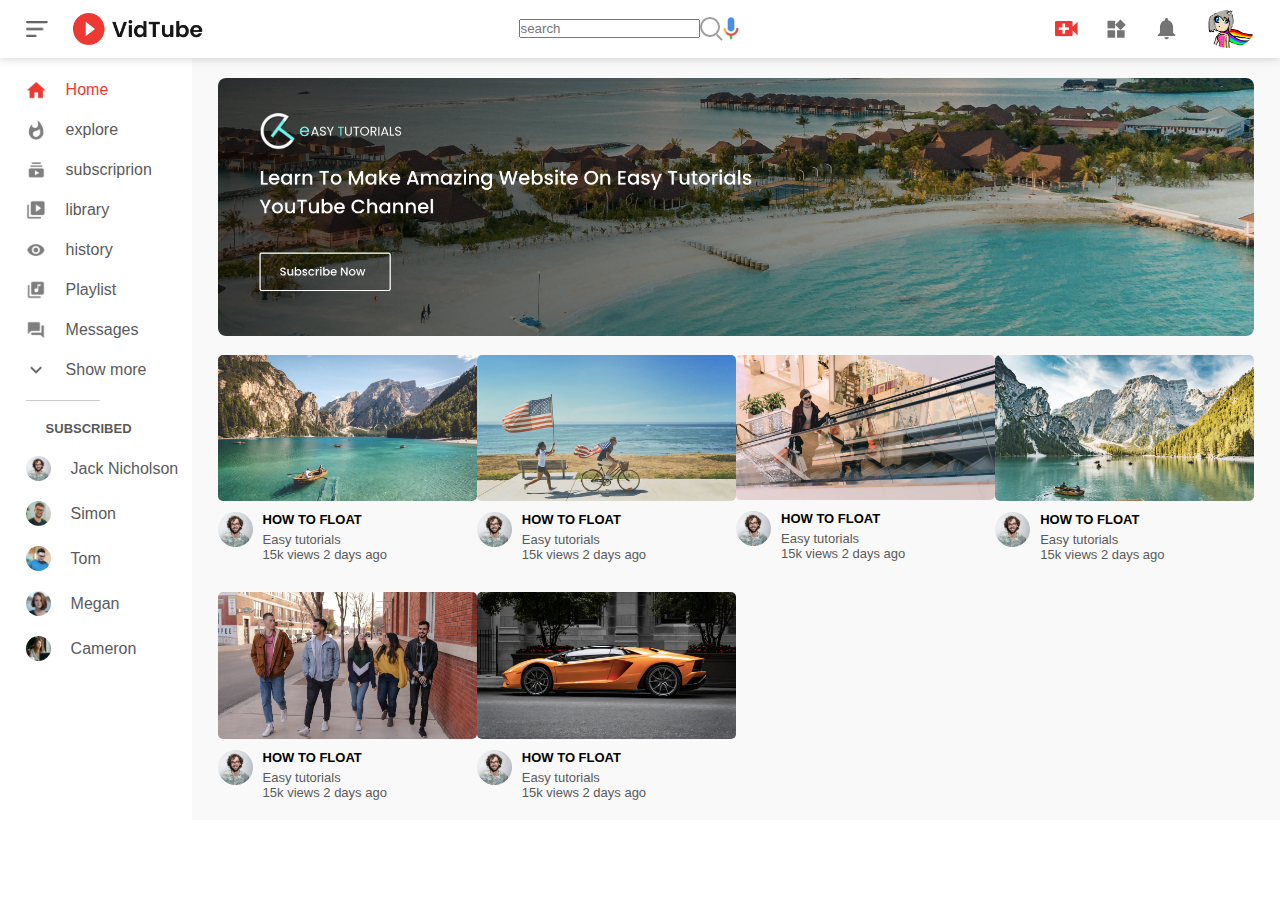
<file: index.html>
<!DOCTYPE html>
<html lang="en">
<head>
    <meta charset="UTF-8">
    <meta http-equiv="X-UA-Compatible" content="IE=edge">
    <meta name="viewport" content="width=device-width, initial-scale=1.0">
    <title>YT Clone</title>
    <link rel="stylesheet" href="styles.css">
</head>
<body>

    <nav class="flex-div">
        <div class="nav-left flex-div">
            <img src="images/menu.png" alt="menu" class="menu-icon">
            <img src="images/logo.png" alt="logo" class="logo">
        </div>
        <div class="nav-middle flex-div">
            <div class="searchbox flex-div">
                <input type="text" placeholder="search">
                <img src="images/search.png" alt="searchPng">
            </div>
            <img src="images/voice-search.png" alt="voice-search" class="mic-icon">
        </div>

        <div class="nav-right flex-div">
            <img src="images/upload.png" alt="menu">
            <img src="images/more.png" alt="more">

            <img src="images/notification.png" alt="notification">

            <img src="images/human-nyan-cat_5e4d45033843c2.74987957_176478_1_4.jpg" alt="jack" class="user-icons">


        </div>

    </nav>
  <!--   --------------sidebar---------- -->
  <div class="sidebar">
    <div class="shortcut-links">
        <a href=""><img src="images/home.png"></img><p>Home</p></a>
        <a href=""><img src="images/explore.png"></img><p>explore</p></a>
        <a href=""><img src="images/subscriprion.png"></img><p>subscriprion</p></a>
        <a href=""><img src="images/library.png"></img><p>library</p></a>
        <a href=""><img src="images/history.png"></img><p>history</p></a>
        <a href=""><img src="images/playlist.png"></img><p>Playlist</p></a>
        <a href=""><img src="images/messages.png"></img><p>Messages</p></a>
        <a href=""><img src="images/show-more.png"></img><p>Show more</p></a>
        <hr />
    </div>
    <div class="subscribed-list">
        <h3>SUBSCRIBED</h3>
        <a href=""><img src="images/Jack.png"></img><p>Jack Nicholson</p></a>
        <a href=""><img src="images/simon.png"></img><p>Simon</p></a>
        <a href=""><img src="images/tom.png"></img><p>Tom</p></a>
        <a href=""><img src="images/megan.png"></img><p>Megan</p></a>
        <a href=""><img src="images/cameron.png"></img><p>Cameron</p></a>
    </div>
  </div>

  <!--main-->
<div class="container">
    <div class="banner">
        <img src="images/banner.png" >
    </div>

    <div class="list-container">
        <div class="vid-list">
            <a href="play-video.html" target="_blank" ><img src="images/thumbnail1.png" class="thumbnail" ></a>
            <div class="flex-div">
                <img src="images/Jack.png"></img>
                <div class="vid-info">
                    <a href="play-video.html" target="_blank">HOW TO FLOAT</a>
                    <p>Easy tutorials</p>
                    <p>15k views 2 days ago</p>
                </div>
            </div>
        </div>
        <div class="vid-list">
            <a href=""><img src="images/thumbnail2.png" class="thumbnail"></a>
            <div class="flex-div">
                <img src="images/Jack.png"></img>
                <div class="vid-info">
                    <a href="">HOW TO FLOAT</a>
                    <p>Easy tutorials</p>
                    <p>15k views 2 days ago</p>
                </div>
            </div>
        </div>
        <div class="vid-list">
            <a href=""><img src="images/thumbnail3.png" class="thumbnail"></a>
            <div class="flex-div">
                <img src="images/Jack.png"></img>
                <div class="vid-info">
                    <a href="">HOW TO FLOAT</a>
                    <p>Easy tutorials</p>
                    <p>15k views 2 days ago</p>
                </div>
            </div>
        </div>
        <div class="vid-list">
            <a href=""><img src="images/thumbnail4.png" class="thumbnail"></a>
            <div class="flex-div">
                <img src="images/Jack.png"></img>
                <div class="vid-info">
                    <a href="">HOW TO FLOAT</a>
                    <p>Easy tutorials</p>
                    <p>15k views 2 days ago</p>
                </div>
            </div>
        </div>
        <div class="vid-list">
            <a href=""><img src="images/thumbnail5.png" class="thumbnail"></a>
            <div class="flex-div">
                <img src="images/Jack.png"></img>
                <div class="vid-info">
                    <a href="">HOW TO FLOAT</a>
                    <p>Easy tutorials</p>
                    <p>15k views 2 days ago</p>
                </div>
            </div>
        </div>
        <div class="vid-list">
            <a href=""><img src="images/thumbnail6.png" class="thumbnail"></a>
            <div class="flex-div">
                <img src="images/Jack.png"></img>
                <div class="vid-info">
                    <a href="">HOW TO FLOAT</a>
                    <p>Easy tutorials</p>
                    <p>15k views 2 days ago</p>
                </div>
            </div>
        </div>
    </div>

</div>


  <script src="script.js"></script>
</body>
</html>
</file>
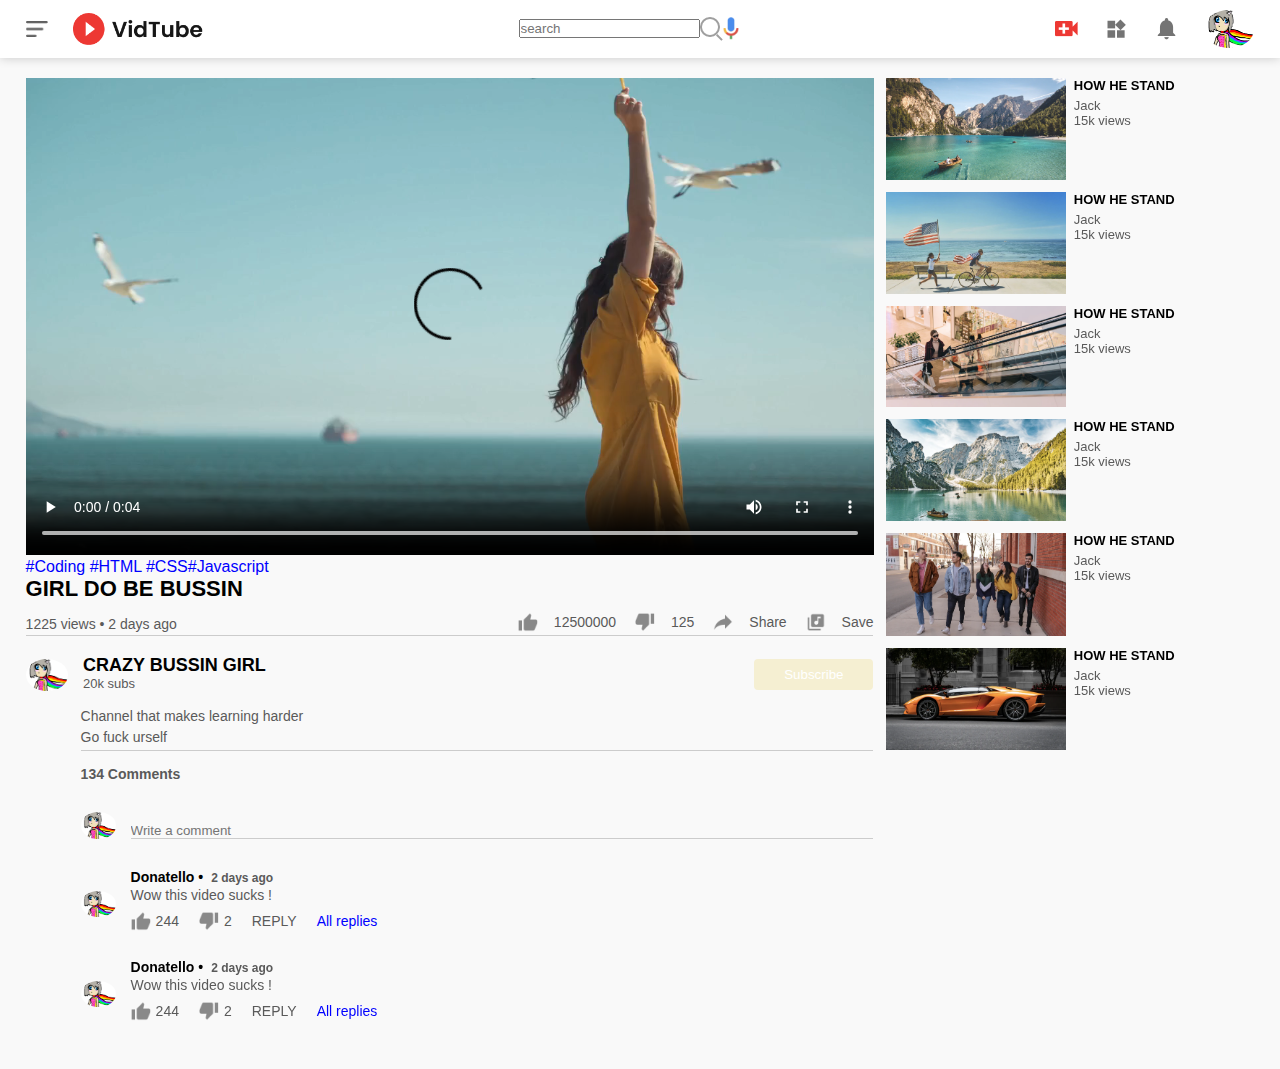
<file: play-video.html>
<!DOCTYPE html>
<html lang="en">
<head>
    <meta charset="UTF-8">
    <meta http-equiv="X-UA-Compatible" content="IE=edge">
    <meta name="viewport" content="width=device-width, initial-scale=1.0">
    <title>Play Video</title>
    <link rel="stylesheet" href="styles.css">
</head>
<body>
    <nav class="flex-div">
        <div class="nav-left flex-div">
            <img src="images/menu.png" alt="menu" class="menu-icon">
            <img src="images/logo.png" alt="logo" class="logo">
        </div>
        <div class="nav-middle flex-div">
            <div class="searchbox flex-div">
                <input type="text" placeholder="search">
                <img src="images/search.png" alt="searchPng">
            </div>
            <img src="images/voice-search.png" alt="voice-search" class="mic-icon">
        </div>

        <div class="nav-right flex-div">
            <img src="images/upload.png" alt="menu">
            <img src="images/more.png" alt="more">

            <img src="images/notification.png" alt="notification">

            <img src="images/human-nyan-cat_5e4d45033843c2.74987957_176478_1_4.jpg" alt="jack" class="user-icons">


        </div>

    </nav>

    <div class="container play-container">
        <div class="row">
            <div class="play-video">
                <video controls autoplay>
                    <source src="images/video.mp4" type="video/mp4">
                </video>


                <div class="tags">
                    <a href="">#Coding</a> <a href="">#HTML</a> <a href="">#CSS</a><a href="">#Javascript</a>
                </div>
                <h3>GIRL DO BE BUSSIN</h3>
                <div class="play-video-info">
                    <p>1225 views &bull; 2 days ago</p>
                    <div>
                        <a href=""><img src="images/like.png">12500000</a>
                        <a href=""><img src="images/dislike.png">125</a>
                        <a href=""><img src="images/share.png">Share</a>
                        <a href=""><img src="images/save.png">Save</a>
                    </div>
                </div>
                <hr />
                <div class="publisher">
                    <img src="images/human-nyan-cat_5e4d45033843c2.74987957_176478_1_4.jpg" style="width: 5%;">
                    <div>
                        <p>
                            CRAZY BUSSIN GIRL
                        </p>
                        <span>20k subs</span>
                    </div>
                    <button type="button">Subscribe</button>
                </div>
                <div class="vid-description">
                    <p>Channel that makes learning harder</p>
                    <p>Go fuck urself</p>
                    <hr />
                    <h4>134 Comments</h4>
                    <div class="add-comment">
                        <img src="images/human-nyan-cat_5e4d45033843c2.74987957_176478_1_4.jpg" >
                        <input type="text" placeholder="Write a comment">
                    </div>
                    <div class="old-comment">
                        <img src="images/human-nyan-cat_5e4d45033843c2.74987957_176478_1_4.jpg" >
                        <div>
                            <h3>Donatello &bullet;<span>2 days ago</span></h3>
                            <p>Wow this video sucks !</p>
                            <div class="acomment-action">
                                <img src="images/like.png" >
                                <span>244</span>
                                <img src="images/dislike.png" alt="">
                                <span>2</span>
                                <span>REPLY</span>
                                <a href="">All replies</a>
                            </div>
                        </div>
                    </div>
                    <div class="old-comment">
                        <img src="images/human-nyan-cat_5e4d45033843c2.74987957_176478_1_4.jpg" >
                        <div>
                            <h3>Donatello &bullet;<span>2 days ago</span></h3>
                            <p>Wow this video sucks !</p>
                            <div class="acomment-action">
                                <img src="images/like.png" >
                                <span>244</span>
                                <img src="images/dislike.png" alt="">
                                <span>2</span>
                                <span>REPLY</span>
                                <a href="">All replies</a>
                            </div>
                        </div>
                    </div>
                </div>
            </div>
            <div class="right-sidebar">

                <div class="side-video-list">
                    <a href="" class="small-thumbnail"><img src="images/thumbnail1.png" ></a>
                    <div class="vid-info">
                        <a href="">HOW HE STAND</a>
                        <p>Jack</p>
                        <p>15k views</p>
                    </div>
                </div>
                <div class="side-video-list">
                    <a href="" class="small-thumbnail"><img src="images/thumbnail2.png" ></a>
                    <div class="vid-info">
                        <a href="">HOW HE STAND</a>
                        <p>Jack</p>
                        <p>15k views</p>
                    </div>
                </div>
                <div class="side-video-list">
                    <a href="" class="small-thumbnail"><img src="images/thumbnail3.png" ></a>
                    <div class="vid-info">
                        <a href="">HOW HE STAND</a>
                        <p>Jack</p>
                        <p>15k views</p>
                    </div>
                </div>
                <div class="side-video-list">
                    <a href="" class="small-thumbnail"><img src="images/thumbnail4.png" ></a>
                    <div class="vid-info">
                        <a href="">HOW HE STAND</a>
                        <p>Jack</p>
                        <p>15k views</p>
                    </div>
                </div>
                <div class="side-video-list">
                    <a href="" class="small-thumbnail"><img src="images/thumbnail5.png" ></a>
                    <div class="vid-info">
                        <a href="">HOW HE STAND</a>
                        <p>Jack</p>
                        <p>15k views</p>
                    </div>
                </div>
                <div class="side-video-list">
                    <a href="" class="small-thumbnail"><img src="images/thumbnail6.png" ></a>
                    <div class="vid-info">
                        <a href="">HOW HE STAND</a>
                        <p>Jack</p>
                        <p>15k views</p>
                    </div>
                </div>
            </div>
        </div>
    </div>
</body>
</html>
</file>
<file: styles.css>
*{
    margin: 0;
    padding: 0;
    box-sizing: border-box;
    font-family: 'poppins', sans-serif;
    
}
a{
    text-decoration: none;
    color: #5a5a5a;
}
img{
    cursor: pointer;
}
.flex-div{
    display:flex;
    align-items: center;
}
nav{
    padding: 10px 2%;
    justify-content: space-between;
    box-shadow: 0 0 10px rgba(0, 0, 0, 0.2);
    background: #fff;
    position: sticky;
    top: 0;
    z-index: 10;
}
.nav-right img{
    width: 25px;
    margin-right: 25px;
    
}
.nav-right .user-icons{
    width: 50px;
    border-radius:50%;
    margin-right: 0;

}
.nav-left .menu-icon{
    width: 22px;
    margin-right: 25px;

}
.nav-left .logo{
    width:130px;
}
.nav-middle .mic-icon{
    width: 16px;

}
.nav-middle .search-box{
    border: 1px solid #ccc;
    margin-right: 15px;
    padding: 8px 12px;
    border-radius: 25px;
}
.nav-middle .search-box input{
    width:400px;
    border: 0;
    outline: 0;
    background: transparent;
}
.nav-middle .search-box img{
    width:15px;
}
/* ------sidebar---- */
.sidebar{
    background: #fff;
    width: 15%;
    height: 100vh;
    position: fixed;
    top: 0;
    padding-left: 2%;
    padding-top: 80px;


}
.shortcut-links img{
    width: 20px;
    margin-right: 20px;
}
.shortcut-links a{
    display: flex;
    align-items: center;
    margin-bottom: 20px;
    width: fit-content;
    flex-wrap: wrap;
}
.shortcut-links a:first-child{
    color: #ed3833;
}
.sidebar hr{
    border: 0;
    height: 1px;
    background:#ccc ;
    width: 45%;
}
.subscribed-list h3{
    font-size: 13px;
    margin:20px;
    color:#5a5a5a;
}
.subscribed-list a{
    display:flex;
    align-items: center;
    margin-bottom: 20px;
    width: fit-content;
    flex-wrap: wrap;
}
.subscribed-list a img{
    width: 25px;
    border-radius: 50%;
    margin-right: 20px;

}
.small-sidebar{
    width: 5%;
}
.small-sidebar a p{
    display: none;
}
.small-sidebar h3{
    display: none;
}
.small-sidebar hr{
    width: 50%;
    margin-bottom: 25px;
}
.container{
    background:#f9f9f9;
    padding-left:17%;
    padding-right: 2%;
    padding-top:20px;
    padding-bottom:20px;
}
.large-container{
    padding-left: 7%;
}
.banner{
    width:100%;
}
.banner img{
    width:100%;
    border-radius: 8px;
}
.list-container{
    display: grid;
    grid-template-columns: repeat(auto-fit, minmax(250px, 1fr));
    grid-column-gap: 16 px;
    grid-row-gap: 30px;
    margin-top: 15px;
}
.vid-list .thumbnail{
    width: 100%;
    border-radius: 5px;

}
.vid-list .flex-div{
    align-items: flex-start;
    margin-top: 7px;
}
.vid-list .flex-div img{
    width: 35px;
    margin-right: 10px;
    border-radius: 50%;
}
.vid-info{
    color: #5a5a5a;
    font-size: 13px;
}
.vid-info a{
    color: #000;
    font-weight:600;
    display: block;
    margin-bottom: 5px;
}
@media (max-width: 900px){
    .menu-icon{
        display: none;
    }
    .sidebar{
        display: none;
    }
    .container, .large-container{
        padding-left: 5%;
        padding-right: 5%;
    }
    .nav-right img{
        display: none;
    }
    .nav-right .user-icons{
        display: block;
        width:30px; 
    }
    .nav-middle .search-box input{
        width:100px;
    }
    .nav-middle .mic-icon{
        display: none;
    }
    .logo{
        width: 90px;
    }
}

/* play video page */
.play-container{
    padding-left: 2%;
}
.row{
    display: flex;
    justify-content: space-between;
    flex-wrap: wrap;
}
.play-video{
    flex-basis: 69%;
}
.right-sidebar{
    flex-basis: 30%;
}
.play-video video{
    width: 100%;
}
.side-video-list{
    display: flex;
    justify-content: space-between;
    margin-bottom: 8px;

}
.side-video-list img{
    width: 100%;
}
.side-video-list .small-thumbnail{
    flex-basis: 49%;
}
.side-video-list .vid-info{
    flex-basis: 49%;
}
.play-video .tags a{
    color: #0000ff;
    font-size: 13;

}
.play-video h3{
    font-weight: 600;
    font-size: 22px;
}
.play-video .play-video-info{
    display: flex;
    align-items: center;
    justify-content: space-between;
    flex-wrap: wrap;
    margin-top:10px;
    font-size:14px;
    color: #5a5a5a;


}
.play-video .play-video-info a img{
    width: 20px;
    margin-right: 16px;
}
.play-video .play-video-info a{
    display: inline-flex;
    align-items: center;
    margin-left:15px;
}
.play-video hr {
    border:0;
    height:1px;
    background: #ccc;
    margin: 10px 0 px;
}
.publisher{
    display: flex;
    align-items: center;
    margin-top: 20px;
}
.publisher div{
    flex: 1;
    line-height: 18px;
}
.publisher img{
    width: 40px;
    border-radius: 50%;
    margin-right: 15px;
}
.publisher div p{
    color:#000;
    font-weight: 600;
    font-size: 18px;

}
.publisher div span{
    font-size: 13px;
    color: #5a5a5a;
}
.publisher button{
    background: #F5EFD2;
    color: #fff;
    padding: 8px 30px;
    border:0;
    outline:0;
    border-radius:4px;
    cursor:pointer;

}
.vid-description{
    padding-left:55px;
    margin:15px 0;
}
.vid-description p{
    font-size:14px;
    margin-bottom:5px;
    color:#5a5a5a;
}     
.vid-description h4{
    font-size: 14px;
    color: #5a5a5a;
    margin-top:15px;
}
.add-comment{
    display:flex;
    align-items:center;
    margin:30px 0;
}
.add-comment img{
    width:35px;
    border-radius: 50%;
    margin-right: 15px;
}
.add-comment input{
    border:0;
    outline:0;
    border-bottom: 1px solid #ccc;
    width:100%;
    padding-top: 10px;
    background: transparent;
}
.old-comment{
    display: flex;
    align-items: center;
    margin:20px 0;
}
.old-comment img{
    width:35px;
    border-radius:50%;
    margin-right:15px;


}
.old-comment h3{
    font-size: 14px;
    margin-bottom: 2px;

}
.old-comment h3 span{
    font-size:12px;
    color: #5a5a5a;
    font-weight:600;
    margin-left: 8px;
}
.old-comment .acomment-action{
    display: flex;
    align-items: center;
    margin:8px 0;
    font-size:14px;
}
.old-comment .acomment-action img{
    border-radius: 0;
    width:20px;
    margin-right: 5px;

}
.old-comment .acomment-action span{
    margin-right: 20px;
    color:#5a5a5a;
}
.old-comment .acomment-action a{
    color:#0000ff;
}
@media(max-width:900px){
    .play-video{
        flex-basis:100%;

    }
    .right-sidebar{
        flex-basis: 100%;
    }
    .play-container{
        padding-left: 5%;
    }
    .vid-description{
        padding-left: 0;
    }
    .play-video .play-video-info a{
        margin-left:0 ;
        margin-right:15px;
        margin-top: 15px;
    }
}
</file>
